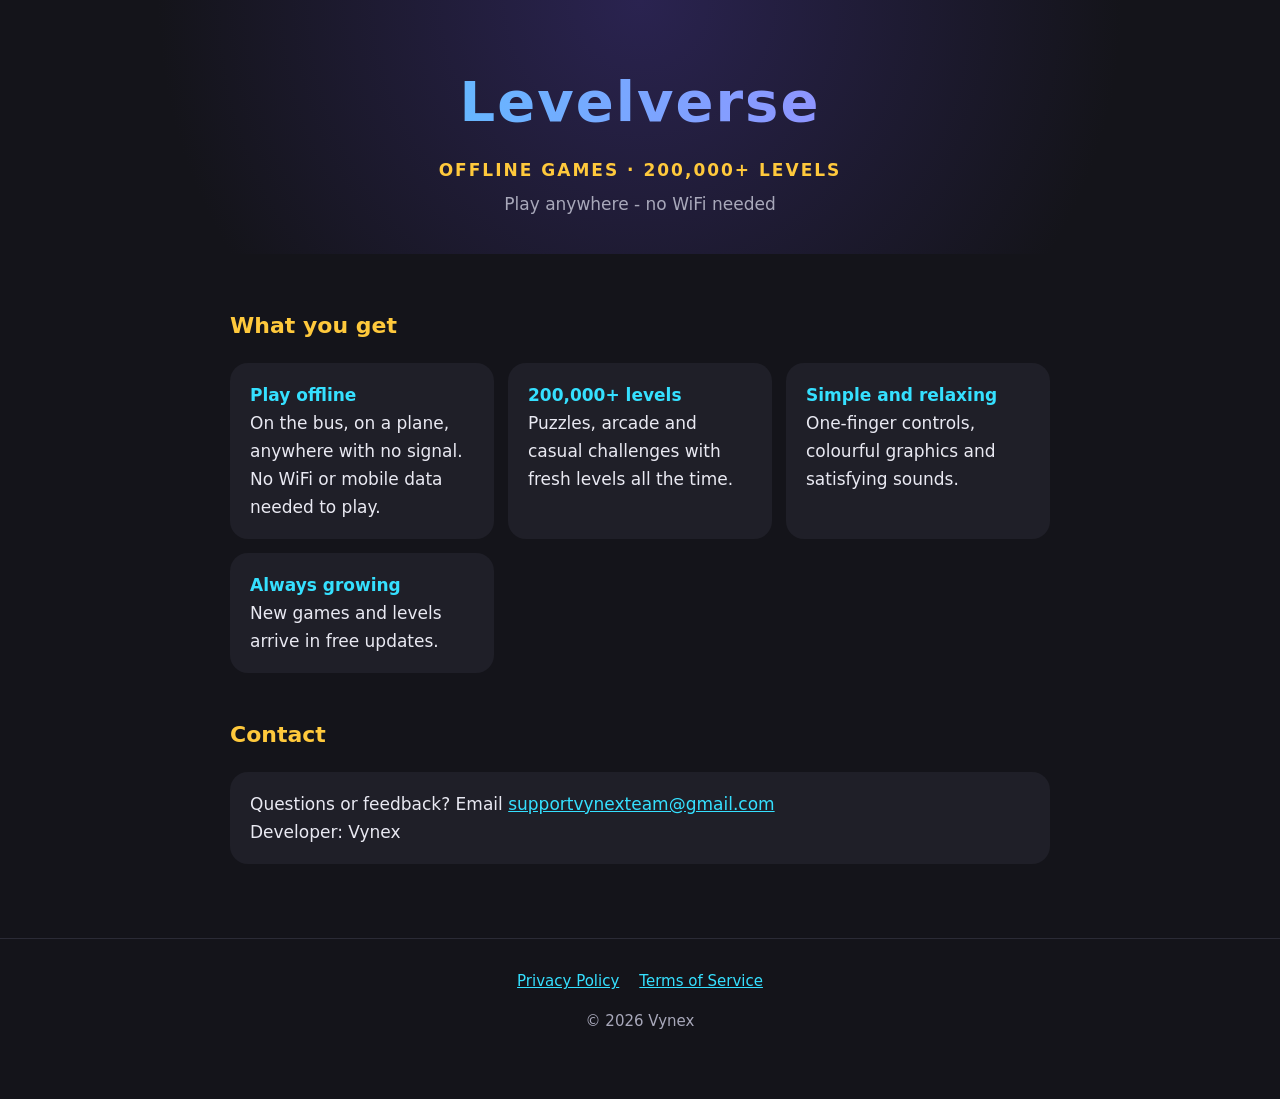
<file: index.html>
<!DOCTYPE html>
<html lang="en"><head><meta charset="utf-8"><meta name="viewport" content="width=device-width,initial-scale=1">
<title>Levelverse: Offline Games</title>
<meta name="description" content="Levelverse: offline games for every mood. 200,000+ levels, no WiFi needed.">
<link rel="stylesheet" href="style.css"></head>
<body>
<header><h1>Levelverse</h1><div class="sub">OFFLINE GAMES &middot; 200,000+ LEVELS</div><div class="tag">Play anywhere - no WiFi needed</div></header>
<main>
<h2>What you get</h2>
<div class="grid">
<div class="card"><b>Play offline</b><br>On the bus, on a plane, anywhere with no signal. No WiFi or mobile data needed to play.</div>
<div class="card"><b>200,000+ levels</b><br>Puzzles, arcade and casual challenges with fresh levels all the time.</div>
<div class="card"><b>Simple and relaxing</b><br>One-finger controls, colourful graphics and satisfying sounds.</div>
<div class="card"><b>Always growing</b><br>New games and levels arrive in free updates.</div>
</div>
<h2>Contact</h2>
<div class="card">Questions or feedback? Email <a href="mailto:supportvynexteam@gmail.com">supportvynexteam@gmail.com</a><br>Developer: Vynex</div>
</main>
<footer><nav><a href="privacy.html">Privacy Policy</a><a href="terms.html">Terms of Service</a></nav><p>&copy; 2026 Vynex</p></footer>
</body></html>
</file>
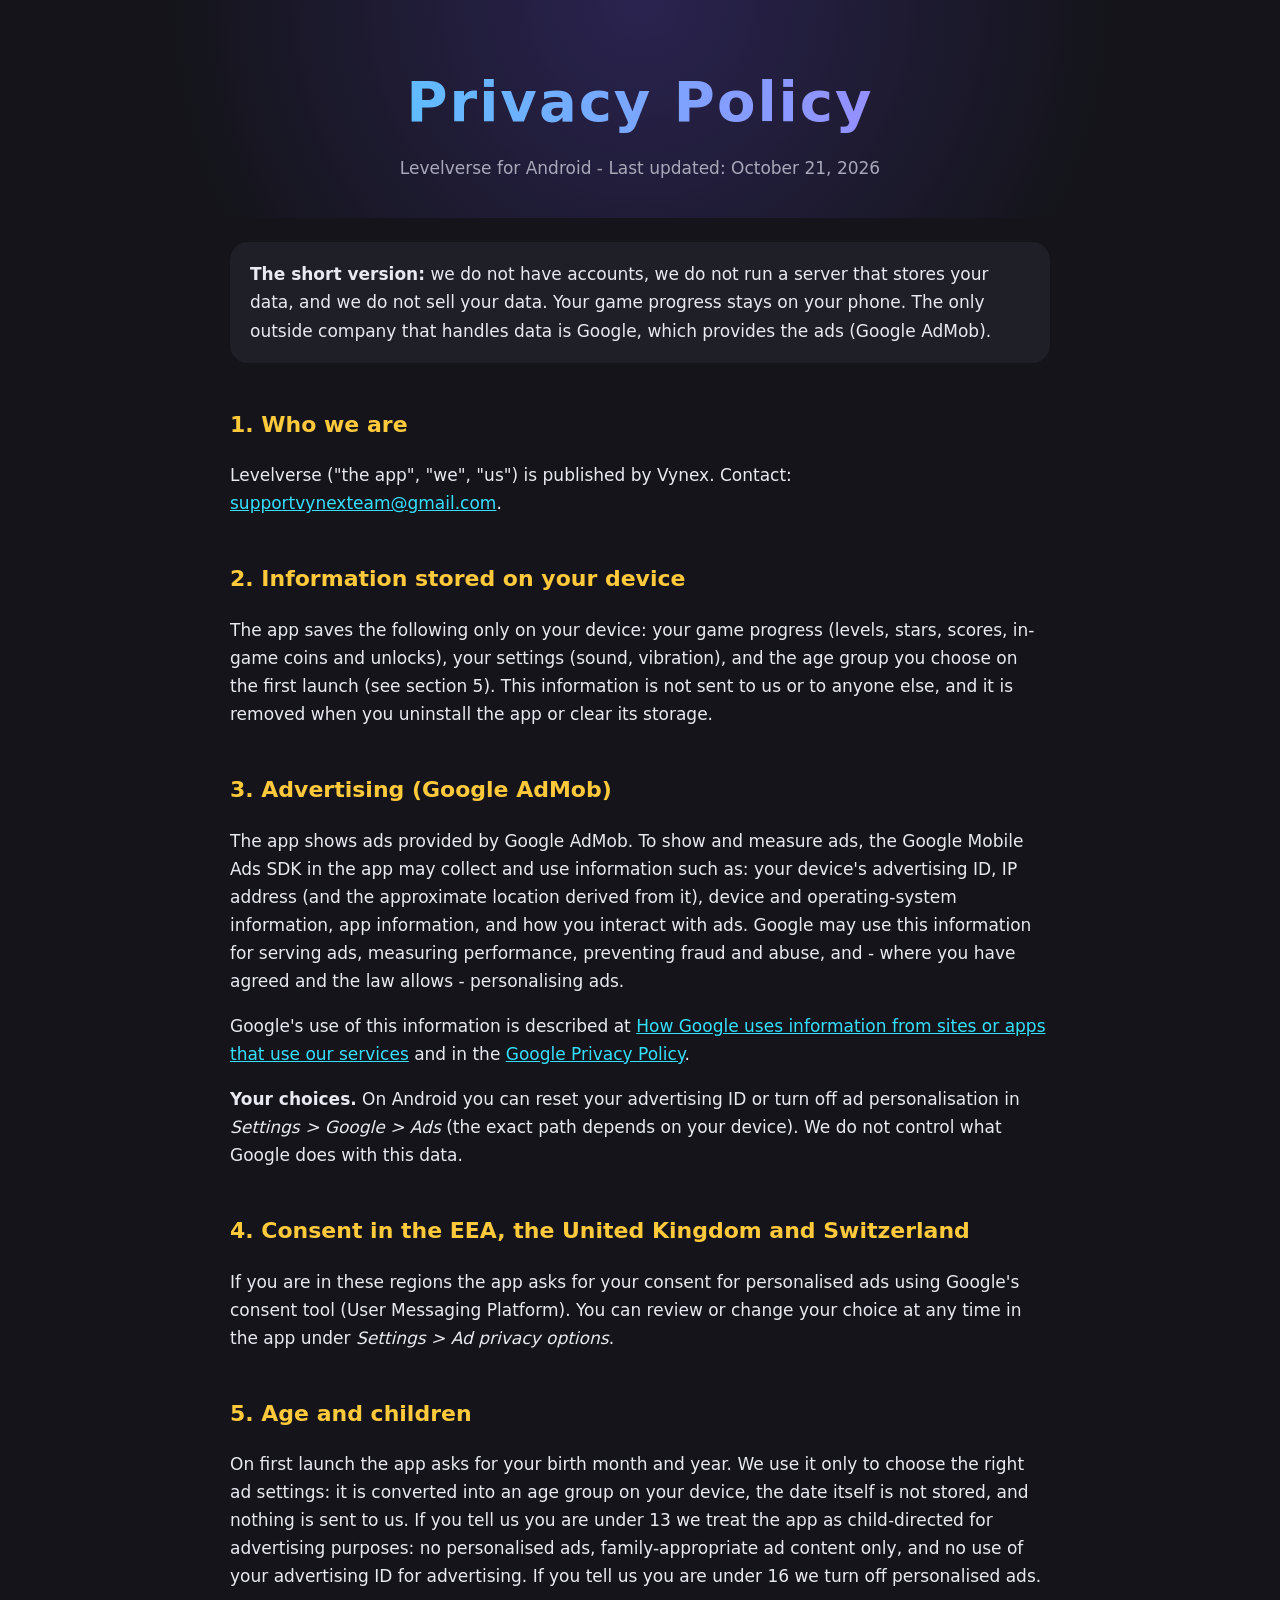
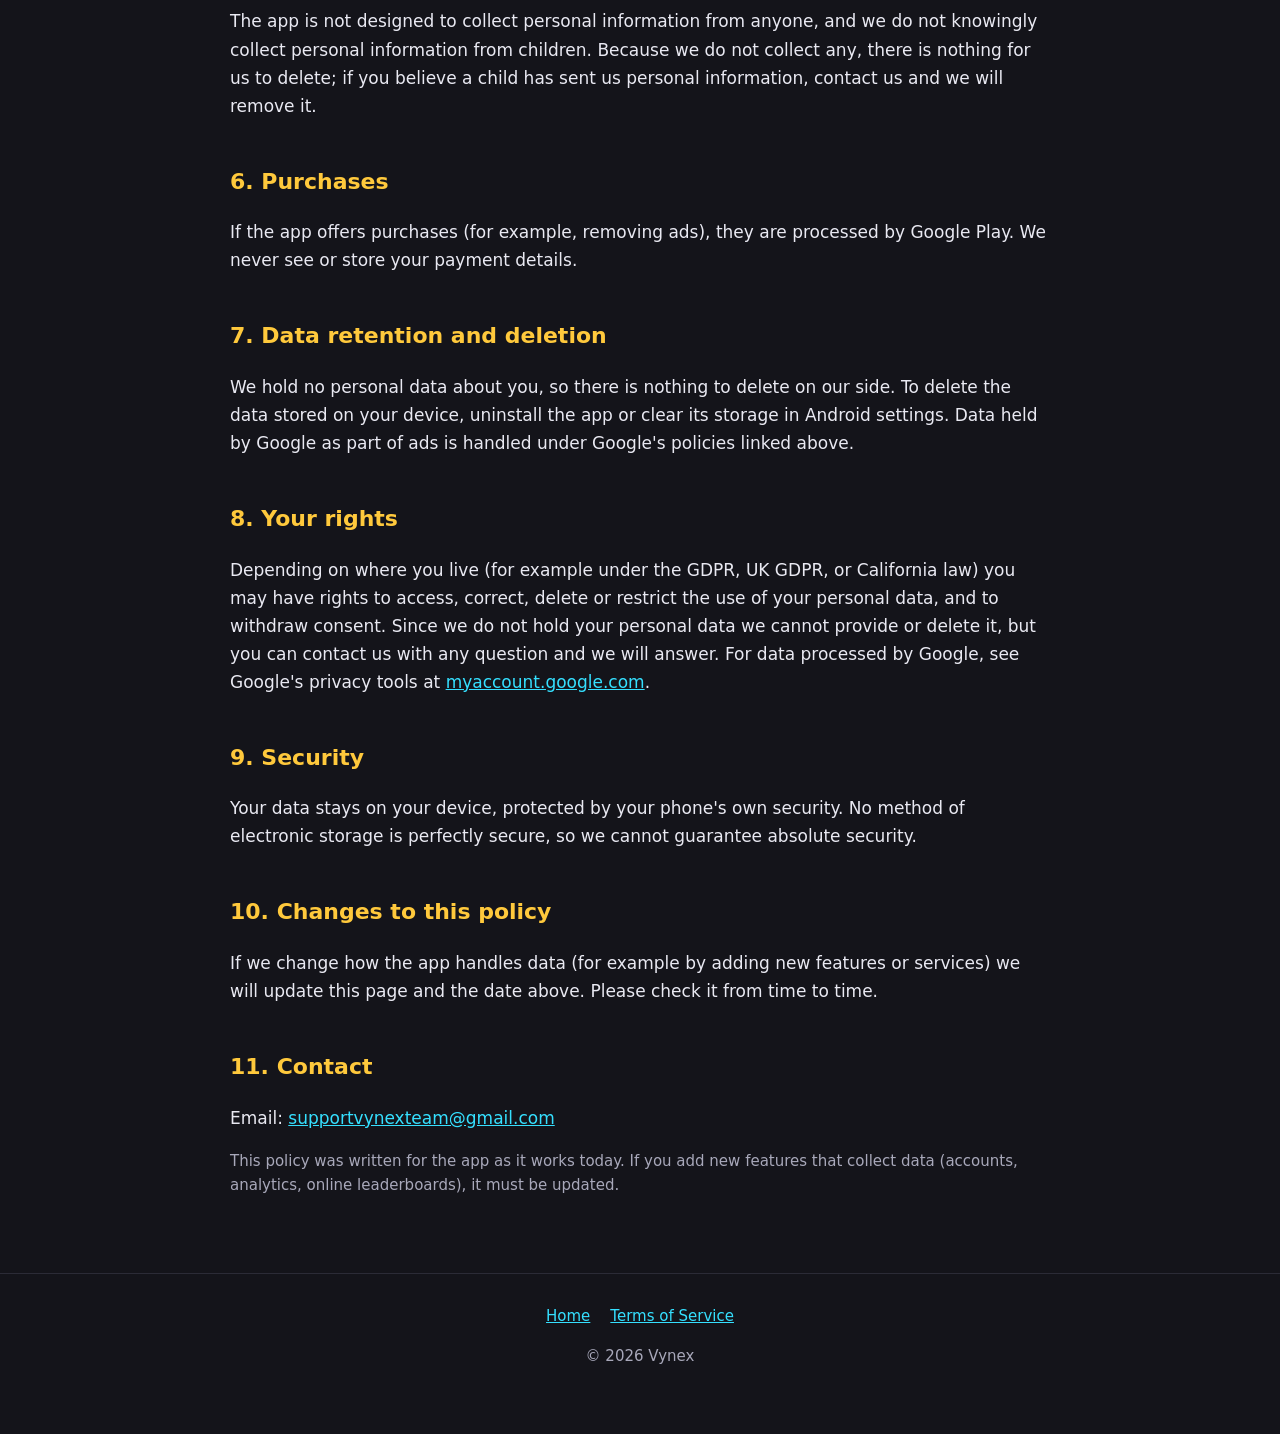
<file: privacy.html>
<!DOCTYPE html>
<html lang="en"><head><meta charset="utf-8"><meta name="viewport" content="width=device-width,initial-scale=1">
<title>Privacy Policy - Levelverse: Offline Games</title><link rel="stylesheet" href="style.css"></head>
<body>
<header><h1>Privacy Policy</h1><div class="tag">Levelverse for Android - Last updated: October 21, 2026</div></header>
<main>
<div class="card"><b>The short version:</b> we do not have accounts, we do not run a server that stores your data, and we do not sell your data. Your game progress stays on your phone. The only outside company that handles data is Google, which provides the ads (Google AdMob).</div>

<h2>1. Who we are</h2>
<p>Levelverse ("the app", "we", "us") is published by Vynex. Contact: <a href="mailto:supportvynexteam@gmail.com">supportvynexteam@gmail.com</a>.</p>

<h2>2. Information stored on your device</h2>
<p>The app saves the following only on your device: your game progress (levels, stars, scores, in-game coins and unlocks), your settings (sound, vibration), and the age group you choose on the first launch (see section 5). This information is not sent to us or to anyone else, and it is removed when you uninstall the app or clear its storage.</p>

<h2>3. Advertising (Google AdMob)</h2>
<p>The app shows ads provided by Google AdMob. To show and measure ads, the Google Mobile Ads SDK in the app may collect and use information such as: your device's advertising ID, IP address (and the approximate location derived from it), device and operating-system information, app information, and how you interact with ads. Google may use this information for serving ads, measuring performance, preventing fraud and abuse, and - where you have agreed and the law allows - personalising ads.</p>
<p>Google's use of this information is described at <a href="https://policies.google.com/technologies/partner-sites">How Google uses information from sites or apps that use our services</a> and in the <a href="https://policies.google.com/privacy">Google Privacy Policy</a>.</p>
<p><b>Your choices.</b> On Android you can reset your advertising ID or turn off ad personalisation in <i>Settings &gt; Google &gt; Ads</i> (the exact path depends on your device). We do not control what Google does with this data.</p>

<h2>4. Consent in the EEA, the United Kingdom and Switzerland</h2>
<p>If you are in these regions the app asks for your consent for personalised ads using Google's consent tool (User Messaging Platform). You can review or change your choice at any time in the app under <i>Settings &gt; Ad privacy options</i>.</p>

<h2>5. Age and children</h2>
<p>On first launch the app asks for your birth month and year. We use it only to choose the right ad settings: it is converted into an age group on your device, the date itself is not stored, and nothing is sent to us. If you tell us you are under 13 we treat the app as child-directed for advertising purposes: no personalised ads, family-appropriate ad content only, and no use of your advertising ID for advertising. If you tell us you are under 16 we turn off personalised ads.</p>
<p>The app is not designed to collect personal information from anyone, and we do not knowingly collect personal information from children. Because we do not collect any, there is nothing for us to delete; if you believe a child has sent us personal information, contact us and we will remove it.</p>

<h2>6. Purchases</h2>
<p>If the app offers purchases (for example, removing ads), they are processed by Google Play. We never see or store your payment details.</p>

<h2>7. Data retention and deletion</h2>
<p>We hold no personal data about you, so there is nothing to delete on our side. To delete the data stored on your device, uninstall the app or clear its storage in Android settings. Data held by Google as part of ads is handled under Google's policies linked above.</p>

<h2>8. Your rights</h2>
<p>Depending on where you live (for example under the GDPR, UK GDPR, or California law) you may have rights to access, correct, delete or restrict the use of your personal data, and to withdraw consent. Since we do not hold your personal data we cannot provide or delete it, but you can contact us with any question and we will answer. For data processed by Google, see Google's privacy tools at <a href="https://myaccount.google.com/">myaccount.google.com</a>.</p>

<h2>9. Security</h2>
<p>Your data stays on your device, protected by your phone's own security. No method of electronic storage is perfectly secure, so we cannot guarantee absolute security.</p>

<h2>10. Changes to this policy</h2>
<p>If we change how the app handles data (for example by adding new features or services) we will update this page and the date above. Please check it from time to time.</p>

<h2>11. Contact</h2>
<p>Email: <a href="mailto:supportvynexteam@gmail.com">supportvynexteam@gmail.com</a></p>
<p class="note">This policy was written for the app as it works today. If you add new features that collect data (accounts, analytics, online leaderboards), it must be updated.</p>
</main>
<footer><nav><a href="index.html">Home</a><a href="terms.html">Terms of Service</a></nav><p>&copy; 2026 Vynex</p></footer>
</body></html>
</file>
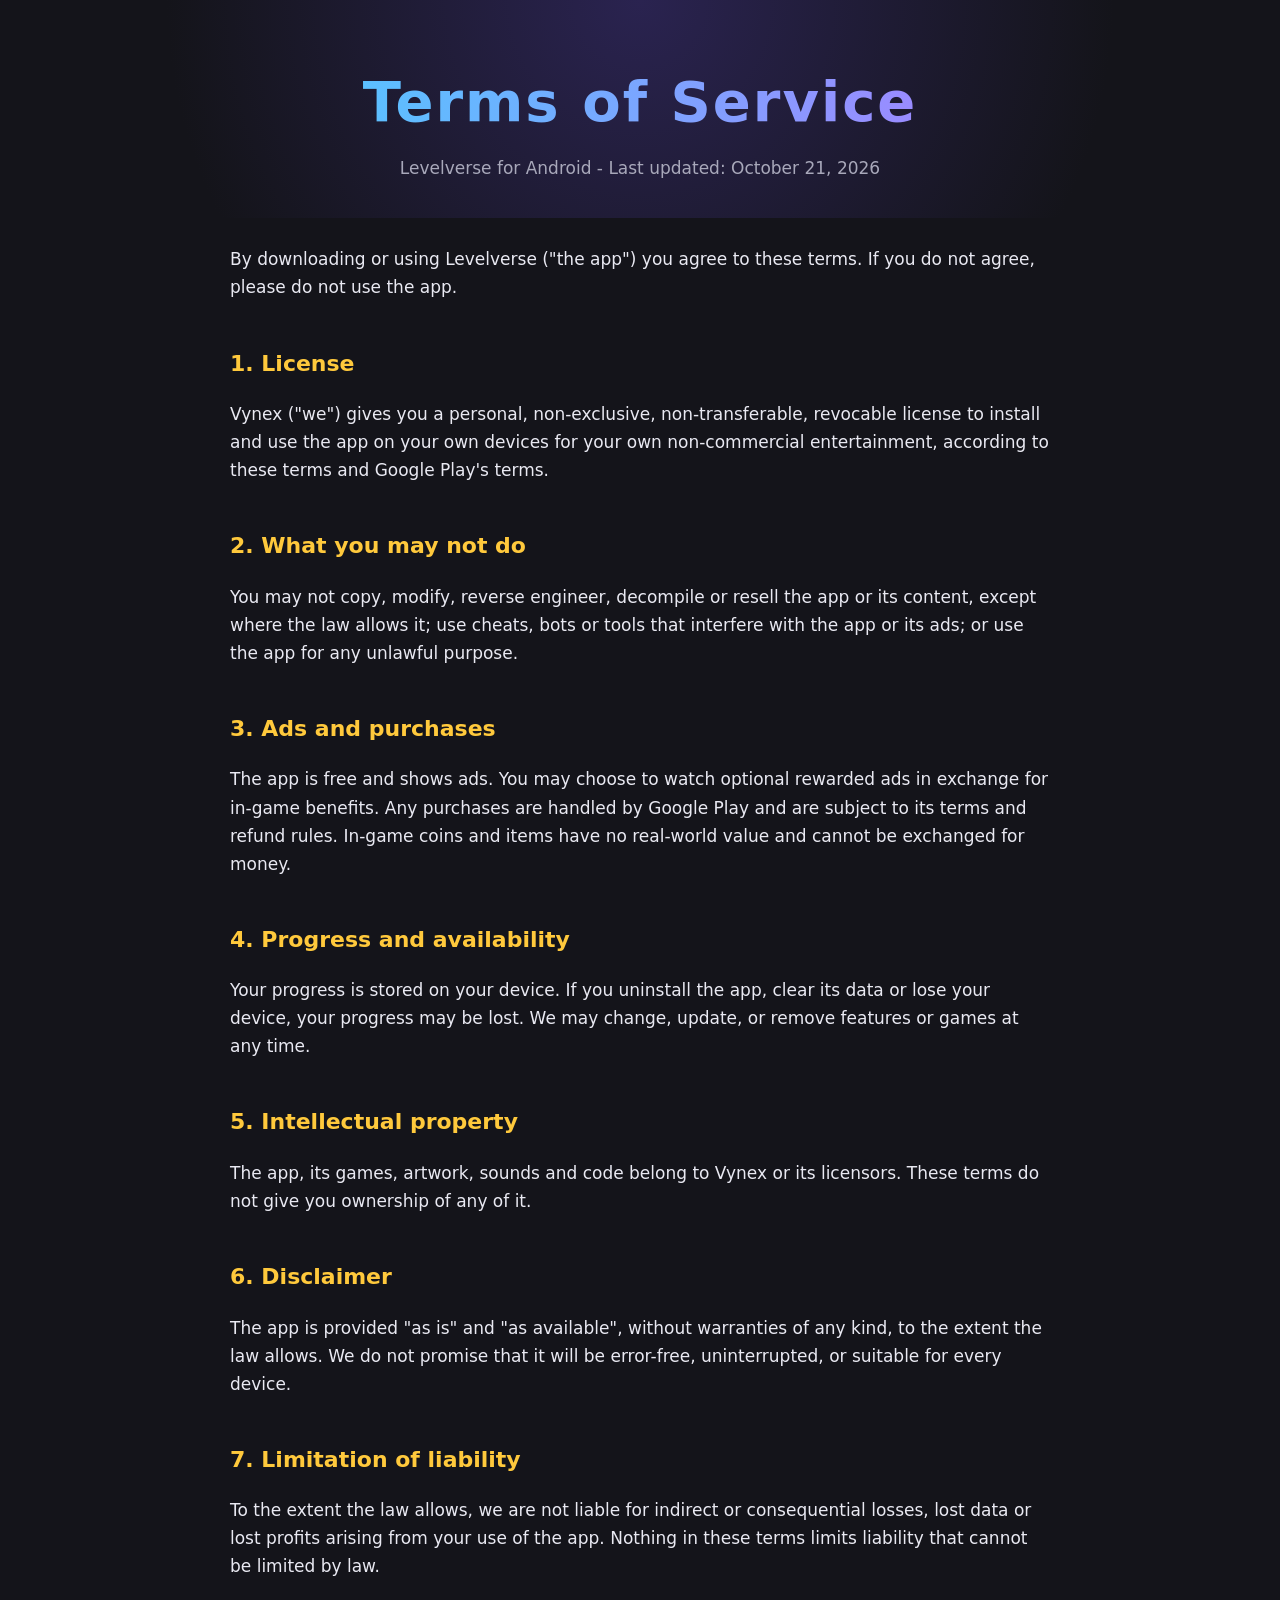
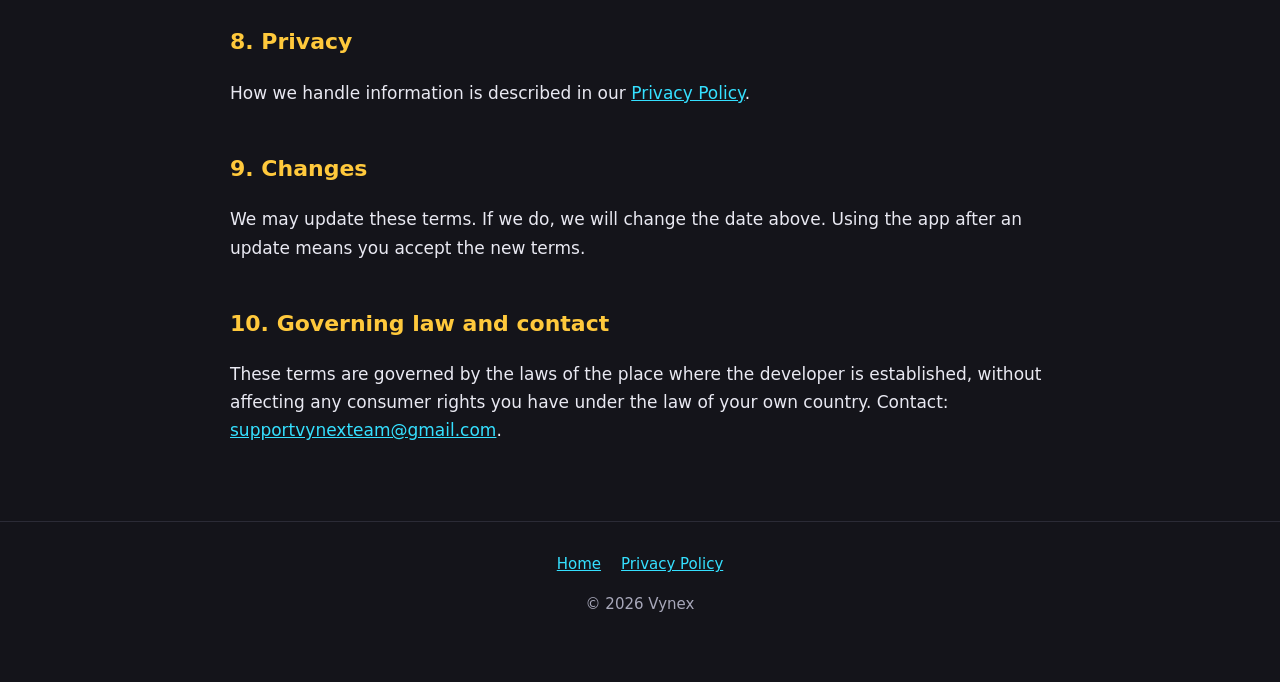
<file: terms.html>
<!DOCTYPE html>
<html lang="en"><head><meta charset="utf-8"><meta name="viewport" content="width=device-width,initial-scale=1">
<title>Terms of Service - Levelverse: Offline Games</title><link rel="stylesheet" href="style.css"></head>
<body>
<header><h1>Terms of Service</h1><div class="tag">Levelverse for Android - Last updated: October 21, 2026</div></header>
<main>
<p>By downloading or using Levelverse ("the app") you agree to these terms. If you do not agree, please do not use the app.</p>

<h2>1. License</h2>
<p>Vynex ("we") gives you a personal, non-exclusive, non-transferable, revocable license to install and use the app on your own devices for your own non-commercial entertainment, according to these terms and Google Play's terms.</p>

<h2>2. What you may not do</h2>
<p>You may not copy, modify, reverse engineer, decompile or resell the app or its content, except where the law allows it; use cheats, bots or tools that interfere with the app or its ads; or use the app for any unlawful purpose.</p>

<h2>3. Ads and purchases</h2>
<p>The app is free and shows ads. You may choose to watch optional rewarded ads in exchange for in-game benefits. Any purchases are handled by Google Play and are subject to its terms and refund rules. In-game coins and items have no real-world value and cannot be exchanged for money.</p>

<h2>4. Progress and availability</h2>
<p>Your progress is stored on your device. If you uninstall the app, clear its data or lose your device, your progress may be lost. We may change, update, or remove features or games at any time.</p>

<h2>5. Intellectual property</h2>
<p>The app, its games, artwork, sounds and code belong to Vynex or its licensors. These terms do not give you ownership of any of it.</p>

<h2>6. Disclaimer</h2>
<p>The app is provided "as is" and "as available", without warranties of any kind, to the extent the law allows. We do not promise that it will be error-free, uninterrupted, or suitable for every device.</p>

<h2>7. Limitation of liability</h2>
<p>To the extent the law allows, we are not liable for indirect or consequential losses, lost data or lost profits arising from your use of the app. Nothing in these terms limits liability that cannot be limited by law.</p>

<h2>8. Privacy</h2>
<p>How we handle information is described in our <a href="privacy.html">Privacy Policy</a>.</p>

<h2>9. Changes</h2>
<p>We may update these terms. If we do, we will change the date above. Using the app after an update means you accept the new terms.</p>

<h2>10. Governing law and contact</h2>
<p>These terms are governed by the laws of the place where the developer is established, without affecting any consumer rights you have under the law of your own country. Contact: <a href="mailto:supportvynexteam@gmail.com">supportvynexteam@gmail.com</a>.</p>
</main>
<footer><nav><a href="index.html">Home</a><a href="privacy.html">Privacy Policy</a></nav><p>&copy; 2026 Vynex</p></footer>
</body></html>
</file>
<file: style.css>
:root{--bg:#14141a;--card:#1f1f28;--ink:#e9e9f2;--mut:#a8a8ba;--a:#35e0ff;--b:#c06bff;--g:#ffc93c}
*{box-sizing:border-box}
body{margin:0;background:var(--bg);color:var(--ink);font:17px/1.65 system-ui,-apple-system,"Segoe UI",Roboto,Arial,sans-serif}
a{color:var(--a)}
header{padding:56px 20px 36px;text-align:center;background:radial-gradient(circle at 50% 0,#2a2350 0,var(--bg) 70%)}
h1{margin:0;font-size:clamp(34px,8vw,56px);letter-spacing:2px;background:linear-gradient(90deg,var(--a),var(--b));-webkit-background-clip:text;background-clip:text;color:transparent}
.sub{color:var(--g);font-weight:700;letter-spacing:2px;margin-top:8px}
.tag{color:var(--mut);margin-top:6px}
main{max-width:860px;margin:0 auto;padding:10px 20px 60px}
h2{margin-top:2em;color:var(--g);font-size:22px}
h3{margin-top:1.4em;font-size:18px}
.card{background:var(--card);border-radius:18px;padding:18px 20px;margin:14px 0}
.grid{display:grid;grid-template-columns:repeat(auto-fit,minmax(240px,1fr));gap:14px}
.grid .card{margin:0}
.grid b{color:var(--a)}
footer{text-align:center;color:var(--mut);padding:30px 20px 50px;border-top:1px solid #2b2b36;font-size:15px}
nav a{margin:0 10px}
.note{color:var(--mut);font-size:15px}
</file>
